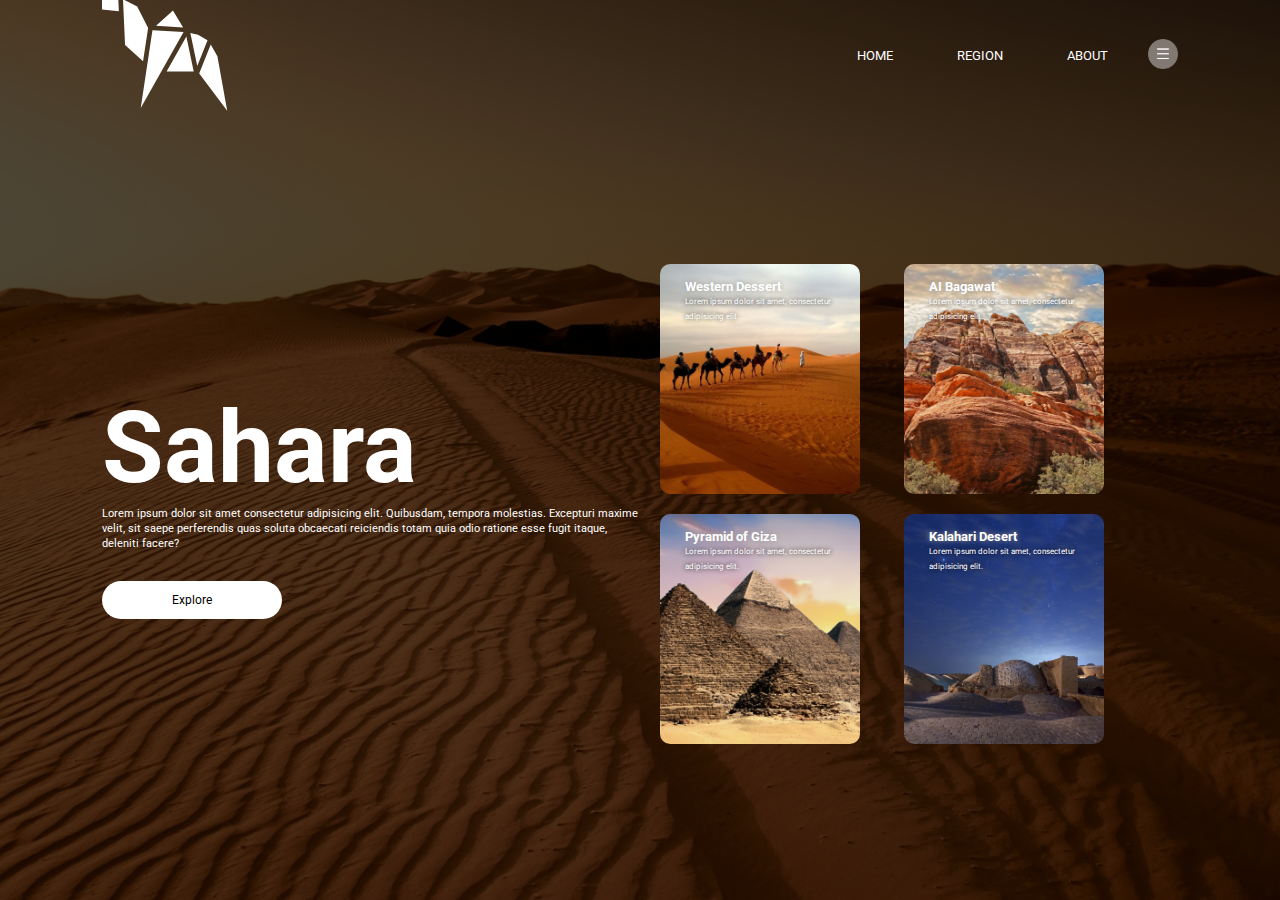
<file: index.html>
<!DOCTYPE html>
<html lang="en">

<head>
    <meta charset="UTF-8">
    <meta http-equiv="X-UA-Compatible" content="IE=edge">
    <meta name="viewport" content="width=device-width, initial-scale=1.0">
    <title>Website Header</title>

    <link rel="stylesheet" href="css/style.css">
    <link rel="stylesheet" href=" https://fonts.googleapis.com/css2?family=Roboto:wght@400;700&display=swap"
        rel="stylesheet">
</head>

<body>
    <div class="container">
        <div class="navbar">
            <img src="img/logo.png" alt="Logo">
            <nav>
                <ul>
                    <li><a href="">HOME</a></li>
                    <li><a href="">REGION</a></li>
                    <li><a href="">ABOUT</a></li>
                </ul>
            </nav>
            <img src="img/menu.png" class="menu-icon ">
        </div>

        <div class="row">
            <div class="col">
                <h1>Sahara</h1>
                <p>Lorem ipsum dolor sit amet consectetur adipisicing elit. Quibusdam, tempora molestias. Excepturi
                    maxime velit, sit saepe perferendis quas soluta obcaecati reiciendis totam quia odio ratione esse
                    fugit itaque, deleniti facere? </p>
                <button type="button">Explore</button>
            </div>
            <div class="col">
                <div class="card card1">
                    <h5>Western Dessert</h5>
                    <p>Lorem ipsum dolor sit amet, consectetur adipisicing elit.</p>
                </div>
                <div class="card card2">
                    <h5>AI Bagawat</h5>
                    <p>Lorem ipsum dolor sit amet, consectetur adipisicing elit.</p>
                </div>
                <div class="card card3">
                    <h5>Pyramid of Giza</h5>
                    <p>Lorem ipsum dolor sit amet, consectetur adipisicing elit.</p>
                </div>
                <div class="card card4">
                    <h5>Kalahari Desert</h5>
                    <p>Lorem ipsum dolor sit amet, consectetur adipisicing elit.</p>
                </div>

            </div>
        </div>
    </div>

</body>

</html>
</file>
<file: css/style.css>
*{
    margin: 0;
    padding: 0;
    font-family: "Roboto", sans-serif   ;
}
.container{
    width: 100%;
    height: 100vh;
    background-image: linear-gradient(rgba(0,0,0,0.7),rgba(0,0,0,0.7)),url(/img/background.png);
    background-position: center;
    background-size: cover;
    padding-left: 8%;
    padding-right: 8%;
    box-sizing: border-box ;
}
.navbar{
    height: 12%;
    display: flex;
    align-items: center;
}
.logo{
    
    width: 50px;
    cursor: pointer;
}
.menu-icon{
    width: 30px;
    cursor: pointer;
    margin-left: 40px   ;
}
nav{
    flex: 1;
    text-align: right;
}
nav ul li{
    list-style: none;
    display: inline-block;
    margin-left: 60px;
}
nav ul li a{
    text-decoration: none;
    color: #ffffff;
    font-size: 13px;

}
.row{
    display: flex;
    height: 88%;
    align-items: center;
}
.col{
    flex-basis: 50%;
}
h1{
    color: #ffffff;
    font-size: 100px;
}
p{
    color: #ffffff;
    font-size: 11px;
    line-height: 15px;
}
button{
    width: 180px;
    color: #000000;
    font-size: 12px;
    padding: 12px 0;
    background: #ffffff;
    border: 0;
    border-radius: 20px;
    outline: none;
    margin-top: 30px;
}
.card{
    width: 200px;
    height: 230px;
    display: inline-block;
    border-radius: 10px;
    padding: 15px 25px;
    box-sizing: border-box;
    cursor: pointer;
    margin: 10px 20px;
    background-position: center;
    background-size: cover;
    transition:  transform 0.5s;
}
.card1{
    background-image:url(/img/pic-1.png);
}
.card2{
    background-image:url(/img/pic-2.png);
}
.card3{
    background-image:url(/img/pic-3.png);
}
.card4{
    background-image:url(/img/pic-4.png);
}

.card:hover{
    transform: translateY(-10px);
}
h5{
    color: #ffffff;
    text-shadow: 0 0 5px #999;
}
.card p{
     text-shadow: 0 0 5px #000000;
     font-size: 8px;
}
</file>
